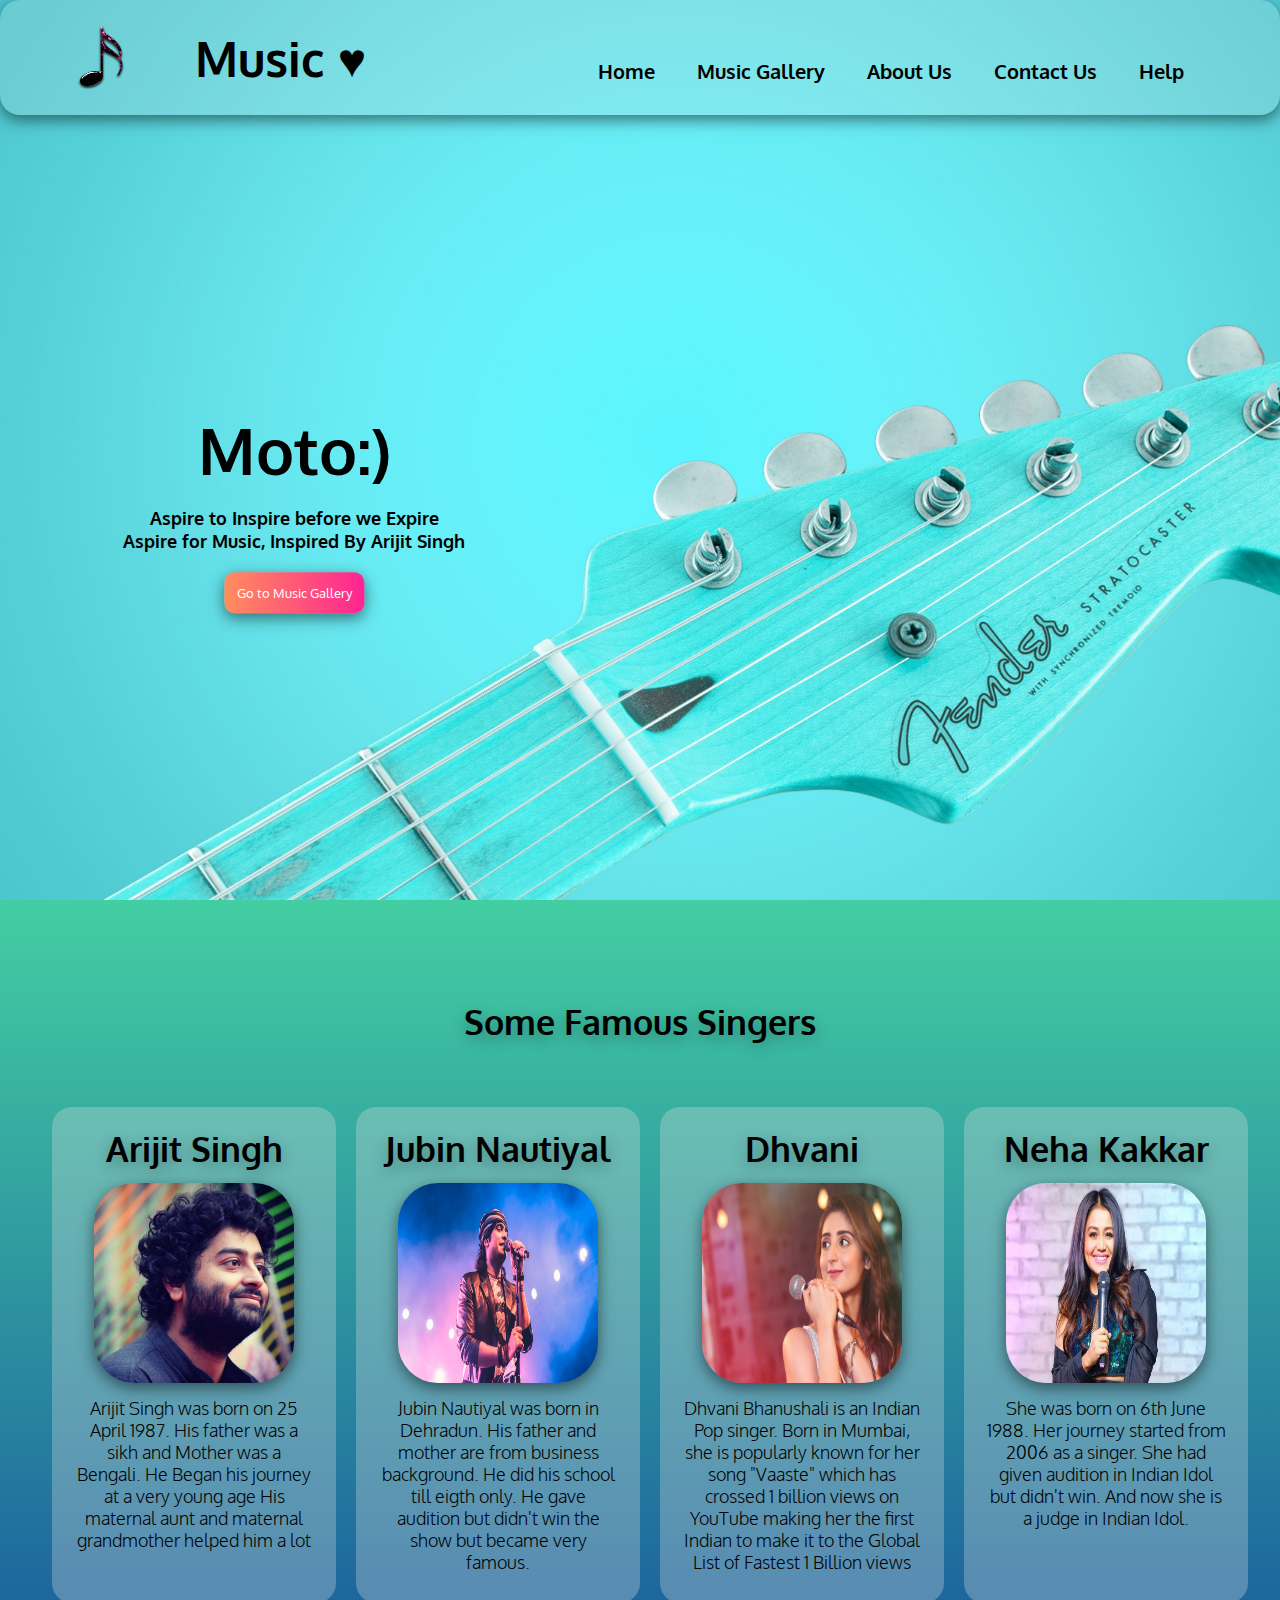
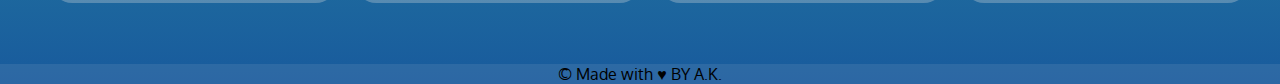
<file: index.html>
<!DOCTYPE html>
<html lang="en">

<head>
    <meta charset="UTF-8">
    <meta http-equiv="X-UA-Compatible" content="IE=edge">
    <meta name="viewport" content="width=device-width, initial-scale=1.0">
    <link rel="preconnect" href="https://fonts.gstatic.com">
    <link href="https://fonts.googleapis.com/css2?family=Oxygen&display=swap" rel="stylesheet">
    <link rel="stylesheet" href="https://stackpath.bootstrapcdn.com/font-awesome/4.7.0/css/font-awesome.min.css" integrity="sha384-wvfXpqpZZVQGK6TAh5PVlGOfQNHSoD2xbE+QkPxCAFlNEevoEH3Sl0sibVcOQVnN" crossorigin="anonymous">
    <title>Music Website</title>
    <link rel="stylesheet" href="style.css">
    <link rel="stylesheet" href="">
    <link rel="shortcut icon" type="image/png" href="tab icon.png">
    <script data-ad-client="ca-pub-1247788349318318" async src="https://pagead2.googlesyndication.com/pagead/js/adsbygoogle.js"></script>
</head>

<body>
    <audio src="welcome.mp3" autoplay="" hidden></audio>
    <section class="header">
        <div id="navbar">
            <img src="icon2.png" id="icon">
            <h3 id="music">Music <span>&hearts;</span></h3>
            <nav class="nav">
                <ul id="menuList">
                    <li id="menu-1"><a href="index.html">Home</a></li>
                    <li id="menu-3"><a href="gallery.html">Music Gallery</a></li>
                    <li id="menu-2"><a href="about.html">About Us</a></li>
                    <li id="menu-4"><a href="contact us.html">Contact Us</a></li>
                    <li id="menu-5"><a href="index.html">Help</a></li>
                </ul>
            </nav>
            <i class="fa fa-bars" onclick="togglemenu()"></i>
        </div>
        <div class="text">
            <h1>Moto:)</h1>
            <p>Aspire to Inspire before we Expire <br> Aspire for Music, Inspired By Arijit Singh</p><br>
            <button type="button"><a href="gallery.html">Go to Music Gallery</a></button>
        </div>
    </section>

    <section class="second">
        <section class="singers-list">
            <h3>Some Famous Singers</h3>
            <div class="row">
                <div class="singers" id="arijit">
                    <h3>Arijit Singh</h3>
                    <img src="arijit.jpg" alt="" class="singer-img">
                    <p>Arijit Singh was born on 25 April 1987. His father was a sikh and Mother was a Bengali. He Began his journey at a very young age His maternal aunt and maternal grandmother helped him a lot</p>
                </div>
                <div class="singers" id="jubin">
                    <h3>Jubin Nautiyal</h3>
                    <img src="Jubin.jpeg" alt="" class="singer-img">
                    <p>Jubin Nautiyal was born in Dehradun. His father and mother are from business background. He did his school till eigth only. He gave audition but didn't win the show but became very famous.</p>
                </div>
                <div class="singers" id="dhvani">
                    <h3>Dhvani</h3>
                    <img src="Dhvani.jpeg" alt="" class="singer-img">
                    <p>Dhvani Bhanushali is an Indian Pop singer. Born in Mumbai, she is popularly known for her song "Vaaste" which has crossed 1 billion views on YouTube making her the first Indian to make it to the Global List of Fastest 1 Billion views</p>
                </div>
                <div class="singers" id="neha">
                    <h3>Neha Kakkar</h3>
                    <img src="neha.jpg" alt="" class="singer-img">
                    <p>She was born on 6th June 1988. Her journey started from 2006 as a singer. She had given audition in Indian Idol but didn't win. And now she is a judge in Indian Idol.</p>
                </div>
            </div>
        </section>
        <footer>&#169; Made with <span>&hearts;</span> BY A.K.</footer>
    </section>

    <script>
        var menuList = document.getElementById("menuList");
        menuList.style.maxHeight = "0px";

        function togglemenu() {
            if (menuList.style.maxHeight == "0px") {
                menuList.style.maxHeight = "300px";

            } else {
                menuList.style.maxHeight = "0px";
            }
        }
    </script>
</body>

</html>
</file>
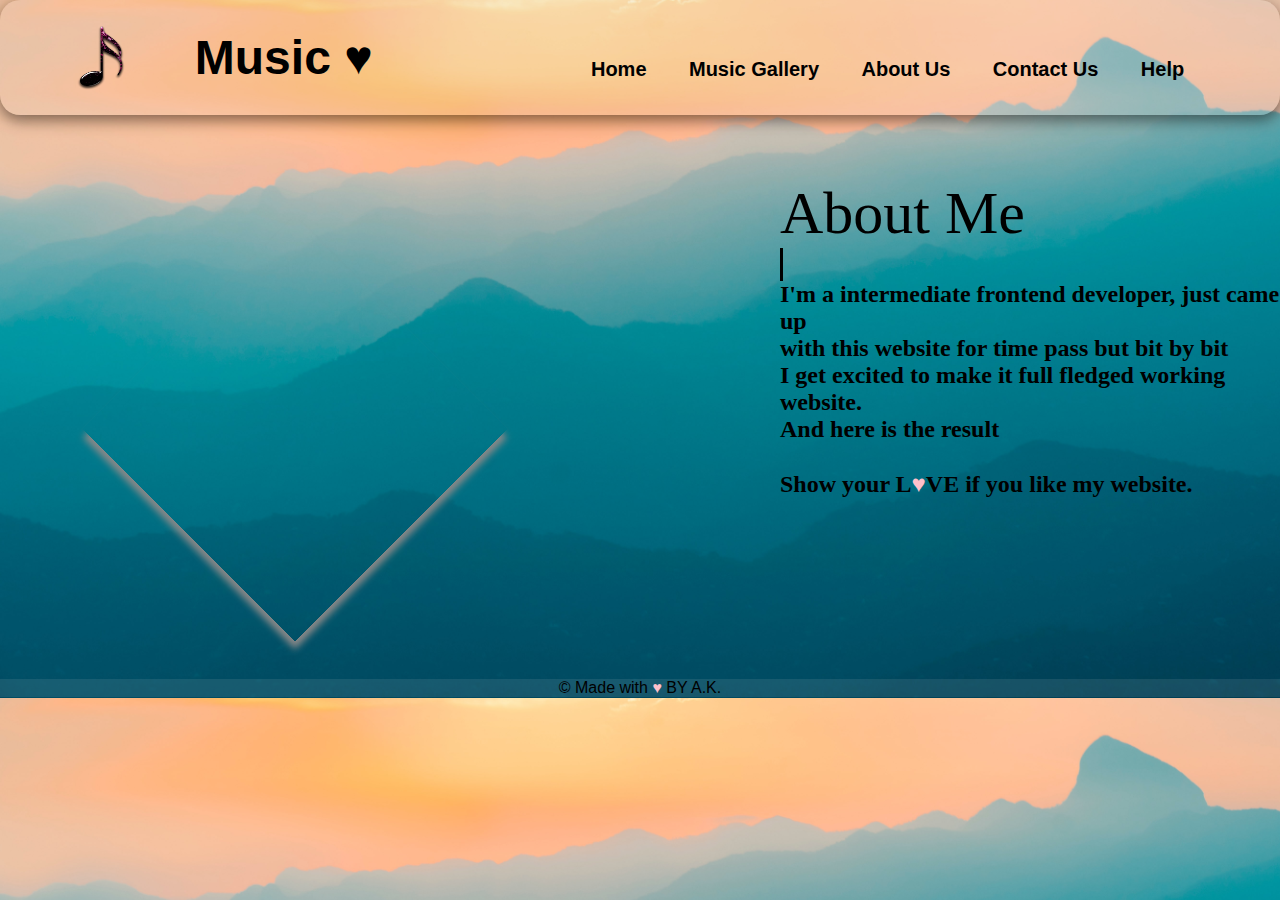
<file: about.html>
<!DOCTYPE html>
<html lang="en">
<head>
    <meta charset="UTF-8">
    <meta http-equiv="X-UA-Compatible" content="IE=edge">
    <meta name="viewport" content="width=device-width, initial-scale=1.0">
    <link rel="stylesheet" href="https://stackpath.bootstrapcdn.com/font-awesome/4.7.0/css/font-awesome.min.css" integrity="sha384-wvfXpqpZZVQGK6TAh5PVlGOfQNHSoD2xbE+QkPxCAFlNEevoEH3Sl0sibVcOQVnN" crossorigin="anonymous">
    <link rel="stylesheet" href="style.css">
    <link rel="stylesheet" href="about.css">
    <link rel="shortcut icon" type="image/png" href="tab icon.png">
    <title>About Us</title>
</head>
<body>
    
        <div id="navbar">
            <img src="icon2.png" id="icon">
            <h4 id="music">Music &hearts;</h4>
            <nav class="nav">
                <ul id="menuList">
                    <li id="menu-1"><a href="index.html">Home</a></li>
                    <li id="menu-3"><a href="gallery.html">Music Gallery</a></li>
                    <li id="menu-2"><a href="about.html">About Us</a></li>
                    <li id="menu-4"><a href="contact us.html">Contact Us</a></li>
                    <li id="menu-5"><a href="index.html">Help</a></li>
                </ul>
            </nav>
            <i class="fa fa-bars" onclick="togglemenu()"></i>
        </div>
        <!-- About  -->
        <div class="row">
            <div class="containers">
              
              <div class="pic"></div>
              
            </div>
            
            <div class="content">
              <h1 class="contentHead">About Me</h1>
              <h3>Hello Folks, This is Ashish.</h3>
              <h2>
                 I'm a intermediate frontend developer, just came up <br> with this website for time pass but bit by bit <br> I get excited to make it full fledged working website. <br> And here is the result
                <br/><br/>
                Show your L<span>&hearts;</span>VE if you like my website.
                </h2>
            </div>
        </div>   
        <footer>&#169; Made with <span>&hearts;</span> BY A.K.</footer>
            <script>
            var menuList = document.getElementById("menuList");
            menuList.style.maxHeight = "0px";
        
            function togglemenu() {
                if (menuList.style.maxHeight == "0px") {
                    menuList.style.maxHeight = "300px";
        
                } else {
                    menuList.style.maxHeight = "0px";
                }
            }
        </script>
</body>
</html>
</file>
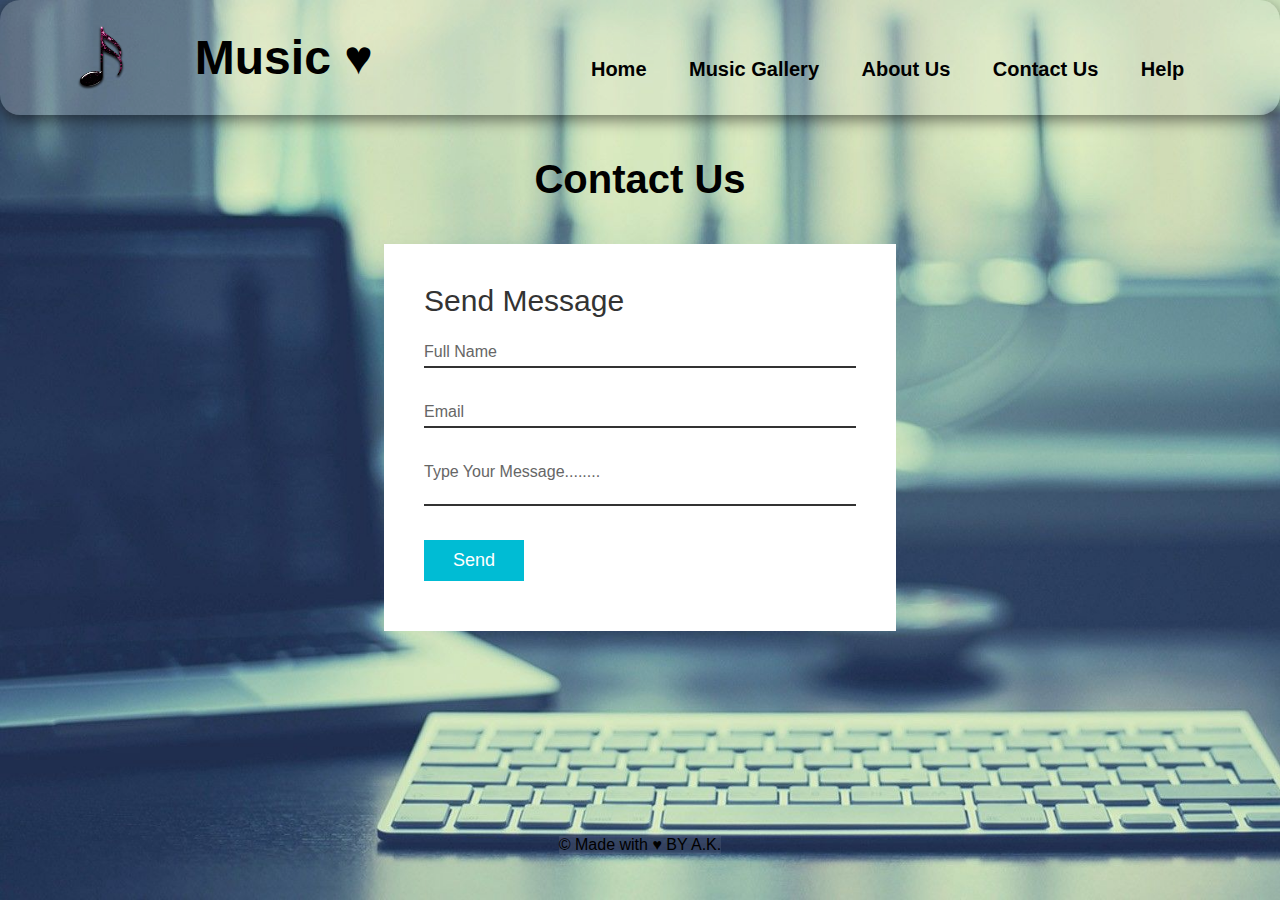
<file: contact us.html>
<!DOCTYPE html>
<html lang="en">
<head>
    <meta charset="UTF-8">
    <meta http-equiv="X-UA-Compatible" content="IE=edge">
    <meta name="viewport" content="width=device-width, initial-scale=1.0">
    <link rel="stylesheet" href="https://stackpath.bootstrapcdn.com/font-awesome/4.7.0/css/font-awesome.min.css" integrity="sha384-wvfXpqpZZVQGK6TAh5PVlGOfQNHSoD2xbE+QkPxCAFlNEevoEH3Sl0sibVcOQVnN" crossorigin="anonymous">
    <link rel="stylesheet" href="contact us.css">
    <link rel="stylesheet" href="style.css">
    <link rel="shortcut icon" type="image/png" href="tab icon.png">
    <title>Contact Us</title>
</head>
<body>
    <section class="contact">
    <div id="navbar">
        <img src="icon2.png" id="icon">
        <h3 id="music">Music <span>&hearts;</span></h3>
        <nav class="nav">
            <ul id="menuList">
                <li id="menu-1"><a href="index.html">Home</a></li>
                <li id="menu-3"><a href="gallery.html">Music Gallery</a></li>
                <li id="menu-2"><a href="about.html">About Us</a></li>
                <li id="menu-4"><a href="contact us.html">Contact Us</a></li>
                <li id="menu-5"><a href="index.html">Help</a></li>
            </ul>
        </nav>
        <i class="fa fa-bars" onclick="togglemenu()"></i>
    </div>

    <div class="title">
        <h3>Contact Us</h3>
        
    </div>
    <div class="contactForm">
        <form action="/contact us.html" method="POST" data-netlify-recaptcha="true" data-netlify="true">
            <h2>Send Message</h2>
           <div class="inputBox">
               <input type="text" name="name" required="required">
               <span>Full Name</span>
           </div>
           <div class="inputBox">
               <input type="email" name="email" required="required">
               <span>Email</span>
            </div>
           <div class="inputBox">
               <textarea name="message" id=""  required="required"></textarea>
               <span>Type Your Message........</span>
            </div>
            <div data-netlify-recaptcha="true"></div>
           <div class="inputBox">
               <input type="submit" value="Send">
           </div>
        </form>
        
    </div>
    <footer>&#169; Made with <span>&hearts;</span> BY A.K.</footer>
</section>

<script>
    var menuList = document.getElementById("menuList");
    menuList.style.maxHeight = "0px";

    function togglemenu() {
        if (menuList.style.maxHeight == "0px") {
            menuList.style.maxHeight = "300px";

        } else {
            menuList.style.maxHeight = "0px";
        }
    }
</script>
</body>
</html>
</file>
<file: style.css>
/* Made by Ashish Kumar */


/* for all */

* {
    font-family: "Oxygen", sans-serif;
    padding: 0%;
    margin: 0%;
}


/* for section one and header */

.header {
    min-height: 100vh;
    width: 100%;
    background-image: url(music-bg.jpg);
    background-position: center;
    background-size: cover;
    position: relative;
}
span{
    color: black;
}

/* navigation bar */

#navbar {
    display: flex;
    padding: 2% 6%;
    justify-content: space-between;
    align-items: center;
    background: rgba(225, 225, 225, 0.2);
    box-shadow: 0 5px 15px rgba(0, 0, 0, 0.5);
    border-radius: 20px;
}


/* logo */

#navbar img {
    width: 3rem;
    height: 4rem;
    padding: 0;
    margin: 0px;
}

div #music {
    margin-left: 70px;
    font-size: xxx-large;
}

nav {
    flex: 1;
    text-align: right;
}

nav ul li {
    list-style: none;
    display: inline-block;
    padding: 0px 19px;
    position: relative;
}

nav ul li a {
    text-decoration: none;
    font-size: 1.25rem;
    color: black;
    font-weight: bolder;
    transition: 0.5s;
}


/* underline effect */

nav ul li a::after {
    content: "";
    width: 0%;
    height: 0.2rem;
    background: red;
    display: block;
    margin: auto;
    border-radius: 2rem;
    transition: 0.7s;
}


/* hover effect */

nav ul li a:active,
nav ul li a:hover {
    font-weight: bolder;
    color: rgb(255, 255, 255);
    text-shadow: 0 5px 15px rgba(0, 0, 0, 0.5);
}

nav ul li a:hover::after {
    width: 100%;
}


/* text written in image */

.text {
    width: 90%;
    top: 50%;
    left: 50%;
    transform: translate(-80%, -20%);
    position: absolute;
    text-align: center;
}

.text h1 {
    font-size: 4rem;
}

.text p {
    font-size: 1.15rem;
    font-weight: 600;
    margin-top: 1rem;
}

/* button */

button {
    background: linear-gradient(to right, #ff8d5c, #fe2493);
    margin: 0;
    width: 140px;
    border: 0;
    padding: 12px 10px;
    outline: none;
    border-radius: 10px;
    
    transition: .5s;
    box-shadow: 0 5px 15px rgba(0, 0, 0, 0.5);
}

button:hover {
    width: 200px;
}

button a {
    text-decoration: none;
    color: #fff;
}

/* menu or hamburger */

.fa {
    display: none;
}


/* media querry */

@media only screen and (max-width: 700px) {
    /* navbar background effect */
    #navbar {
        background: rgba(225, 225, 225, 0.2);
        box-shadow: 0 5px 15px rgba(0, 0, 0, 0.5);
        border-radius: 20px;
    }
    /* logo */
    #navbar img {
        height: 45px;
        width: 40px;
    }
    /* moto text */
    .text {
        top: 50%;
        left: 50%;
        text-align: center;
        transform: translate(-50%, -80%);
    }
    /* Text Logo */
    div #music {
        margin-left: 20px;
        font-size: 2.5em;
        align-self: center;
    }
    /* hamburger */
    .fa {
        display: flex;
        font-size: xx-large;
    }
    /* navigation menu in phone */
    nav ul {
        background: linear-gradient(#005bea, #00c6fb);
        width: 100%;
        top: 75px;
        z-index: 2;
        height: 400px;
        right: 0px;
        position: absolute;
        box-shadow: 0 5px 15px rgba(0, 0, 0, 0.5);
        border-radius: 20px;
    }
    nav ul li {
        display: block;
        margin-top: 15px;
        margin-bottom: 10px;
    }
    nav ul li a {
        color: white;
    }
    nav ul li a:hover::after {
        width: 0%;
    }
    #menuList {
        overflow: hidden;
        transition: 0.5s;
    }
    section li {
        list-style: none;
        margin-top: 10px;
    }
    /* mobile view division of singers */
    .row {
        flex-direction: column;
    }
}


/* singers */

.second {
    background: linear-gradient(#43cea2, #185a9d);
}


/* list of singers */

.singers-list {
    overflow: hidden;
    width: 95%;
    margin: auto;
    text-align: center;
    padding-top: 100px;
}


/* all singers class */

.singers {
    flex: 40%;
    background: rgba(225, 225, 225, 0.3);
    border-radius: 20px;
    margin-bottom: 5%;
    padding: 20px 12px;
    box-sizing: border-box;
    margin-left: 20px;
    transition: 0.5s;
}

.singers:hover {
    box-shadow: 0 0 20px rgba(0, 0, 0, 0.3);
}


/* name of singers */

.singers h3 {
    text-shadow: 0 5px 15px rgba(0, 0, 0, 0.3);
    cursor: pointer;
}


/* singers images */

section .singer-img {
    width: 200px;
    height: 200px;
    box-shadow: 0 5px 15px rgba(0, 0, 0, 0.5);
    margin-top: 10px;
    border-radius: 40px;
}


/* hover effects and other effects */

.singers-list h3 {
    font-size: 34px;
    font-weight: 600;
    text-shadow: 0 5px 15px rgba(0, 0, 0, 0.3);
    cursor: pointer;
}

.singers-list h3:hover {
    text-shadow: 0 5px 15px rgba(0, 0, 0, 0.6);
}

.singers-list h3::after {
    content: "";
    width: 0%;
    height: 0.2rem;
    background: red;
    display: block;
    margin: auto;
    border-radius: 2rem;
    transition: 0.7s;
}

.singers-list h3:hover::after {
    width: 90%;
}


/* discription about singers */

.singers-list p {
    font-size: 18px;
    font-weight: 300;
    line-height: 22px;
    padding: 10px;
}


/* singers div */

.row {
    margin-top: 5%;
    display: flex;
    justify-content: space-between;
}

footer {
    background: rgba(225, 225, 225, 0.1);
    text-align: center;
}
</file>
<file: about.css>
body {
  background: url(aboutbg.jpg);
  background-size: cover;
}
h3 {
  width: 0ch;
  overflow: hidden;
  white-space: nowrap;
  animation: typing 6s infinite alternate;
  border-right: 3px solid black;
  font-size: 1.8rem;
  font-family: "Dancing Script", cursive;
}
@keyframes typing {
  0% {
    width: 0ch;
  }
  50% {
    width: 22ch;
  }
}

.containers {
  width: 550px;
  height: 100%;
  margin-left: 10px;
}

.pic {
  box-shadow: 6px 6px 7px #888888;
  width: 300px;
  height: 300px;
  position: relative;
  overflow: hidden;
  margin-top: 100px;
  margin-left: 135px;
  -ms-transform: rotate(45deg);
  -webkit-transform: rotate(45deg);
  transform: rotate(45deg);
}
.pic:before {
  content: "";
  margin-top: -63px;
  margin-left: -80px;
  position: absolute;
  width: 450px;
  height: 450px;
  background: url("http://ultraimg.com/images/a0ed6d.jpg") center center;
  -ms-transform: rotate(-45deg);
  -webkit-transform: rotate(-45deg);
  transform: rotate(-45deg);
}

.pic:hover {
  box-shadow: 3px 3px 7px #888888;
  cursor: pointer;
}

.content {
  height: 100%;
  width: 500px;
}

p {
  font-family: "Open Sans Condensed", sans-serif;
}

h2 {
  font-family: "Dancing Script", cursive;
}

.contentHead {
  font-family: cursive;
  font-size: 60px;
  font-weight: 500;
  text-decoration: none;
  align-items: center;
}

sup {
  font-family: "Open Sans Condensed", sans-serif;
  font-style: italic;
  font-size: smaller;
}

span {
  color: pink;
}
footer {
  margin-top: 100px;
  margin-bottom: 1px;
}
@media only screen and (max-width: 700px) {
 
  .containers {
    margin-left: -55px;
    width: auto;
  }
  .pic {
    width: 200px;
    height: 200px;
  }
  .content{
    margin-top: 5rem;
    width: 96%;
    margin-left: 10px;
  }
  h3{
    font-size: 1.5rem;
  }
}
</file>
<file: contact us.css>
*{
        box-sizing: border-box;
        margin: 0;
        padding: 0;
        font-family: 'Times New Roman', Times, serif;
    

}
#navbar{
    width: 100%;
}

.contact .title h3{
    margin: 40px ;
    font-size: 40px;
}
.title{
    margin: 2px 2px;
}
.contact{
    position: relative;
    display: flex;
    align-items: center;
    justify-content: inherit;
    flex-direction: column;
    background: url(contactbg.jpg);
    background-size: cover;
    min-height: 100vh;
}
.contactForm{
    width: 40%;
    padding: 40px;
    background: #fff;

}
.contactForm h2{
    font-size: 30px;
    font-weight: 500;
    color: #333;
}
.contactForm .inputBox{
    position: relative;
    width: 100%;
    margin-top: 10px;
}
.contactForm .inputBox input,
.contactForm .inputBox textarea{
    width: 100%;
    padding: 5px 0;
    margin: 10px 0;
    font-size: 16px;
    border: none;
    border-bottom: 2px solid #333;
    outline: none;
    resize: none;
}
.contactForm .inputBox span{
    position: absolute;
    left: 0;
    padding: 5px 0;
    font-size: 16px;
    margin: 10px 0;
    pointer-events: none;
    transition: 0.5s;
    color: #666;

}
.contactForm .inputBox input:focus ~ span,
.contactForm .inputBox input:valid ~ span,
.contactForm .inputBox textarea:focus ~ span,
.contactForm .inputBox textarea:valid ~ span{
    color: #e91e63;
    font-size: 12px;
    transform: translateY(-20px);
}
.contactForm .inputBox input[type="submit"]{
    width: 100px;
    background: #00bcd4;
    color: #fff;
    border: none;
    cursor: pointer;
    padding: 10px;
    font-size: 18px;
}
@media only screen and (max-width: 700px){
    .contactForm{
        width: 80%;
    }
}
footer{
    margin-top: 205px;
    margin-bottom: 5px;
    display: inline;
}
</file>
